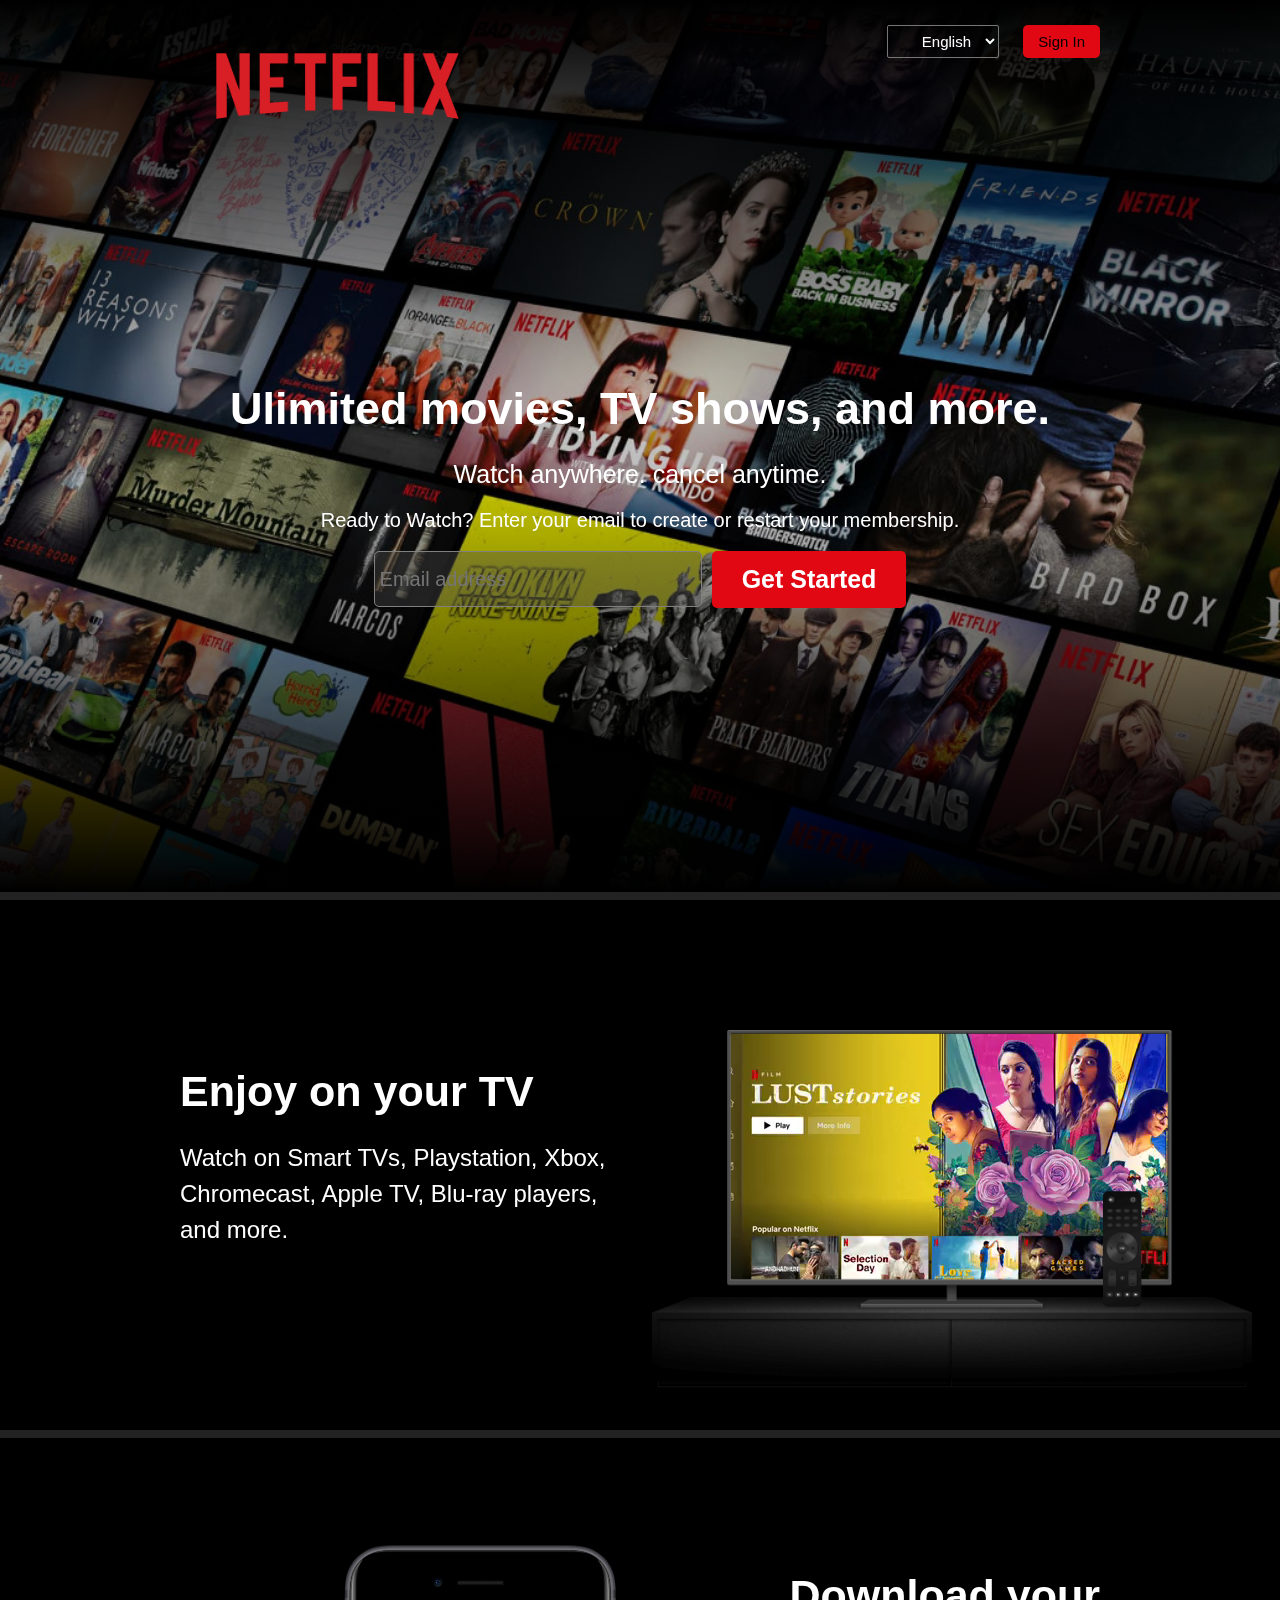
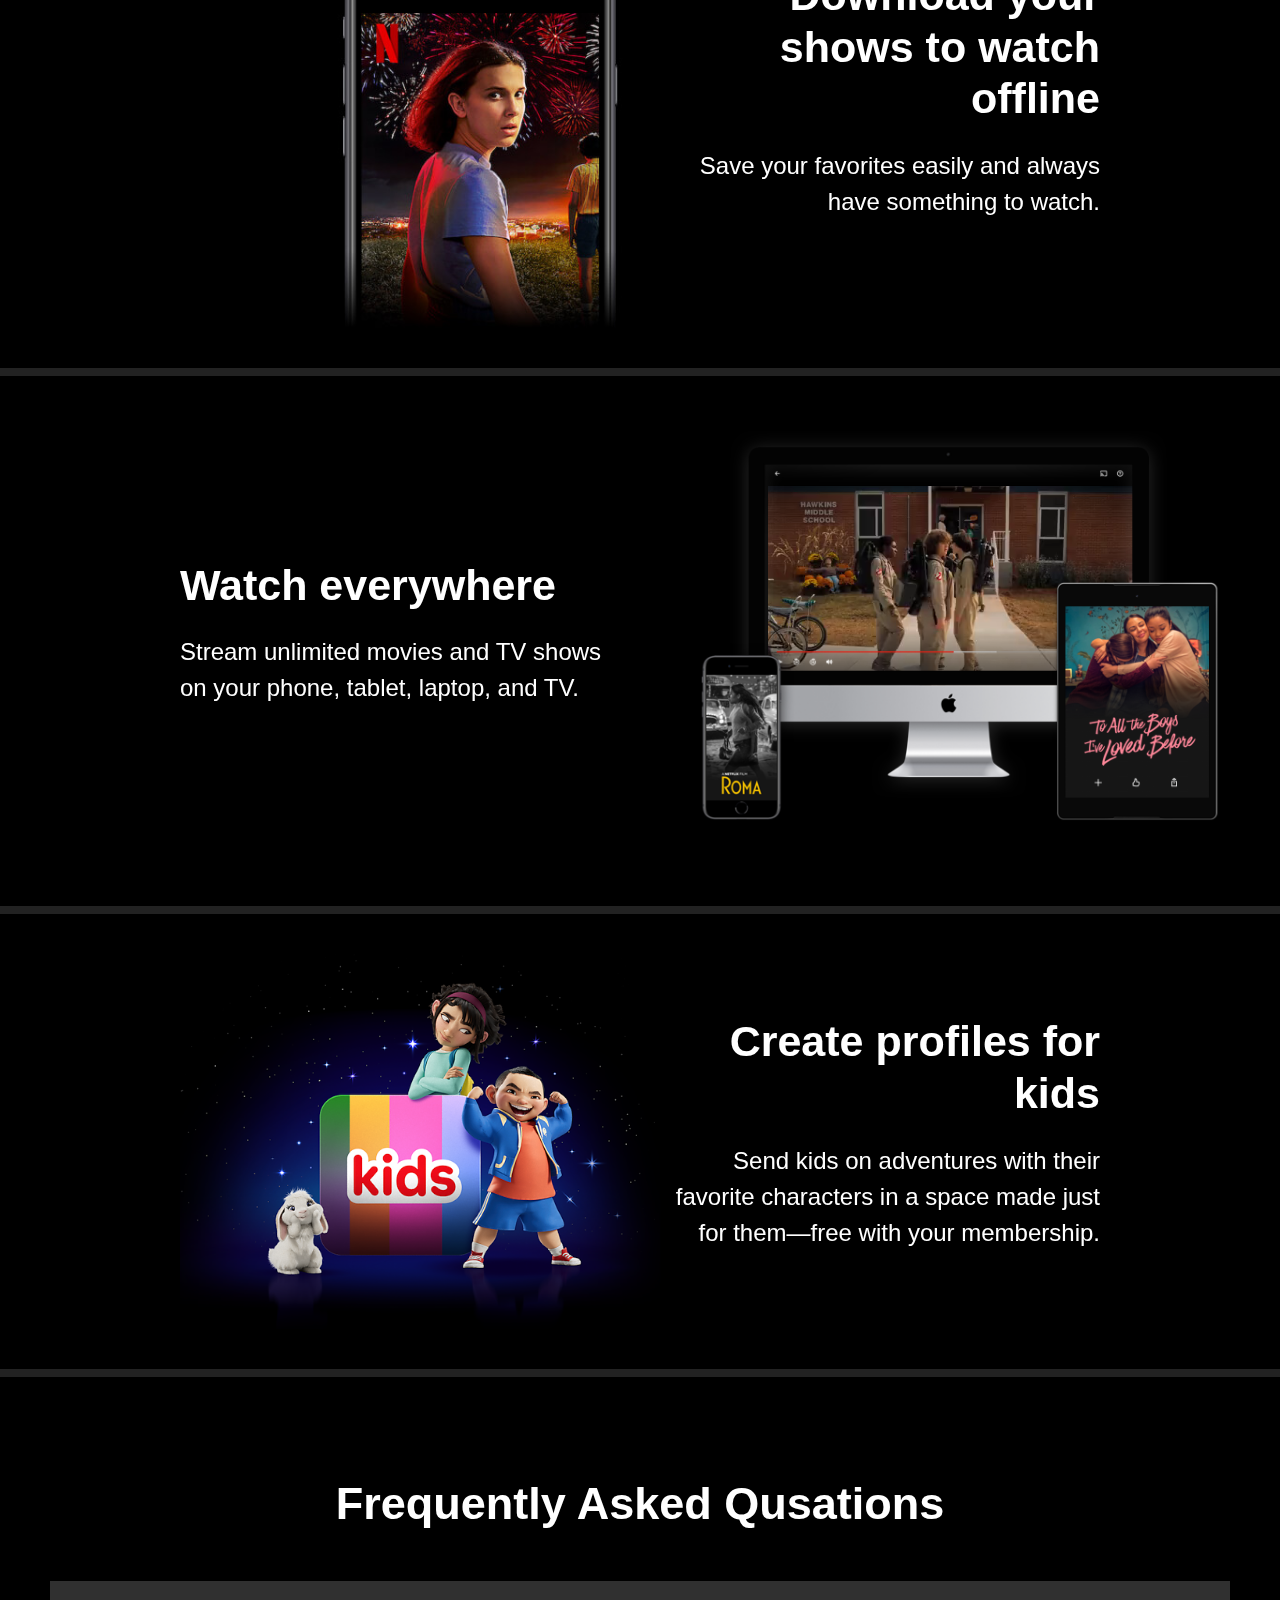
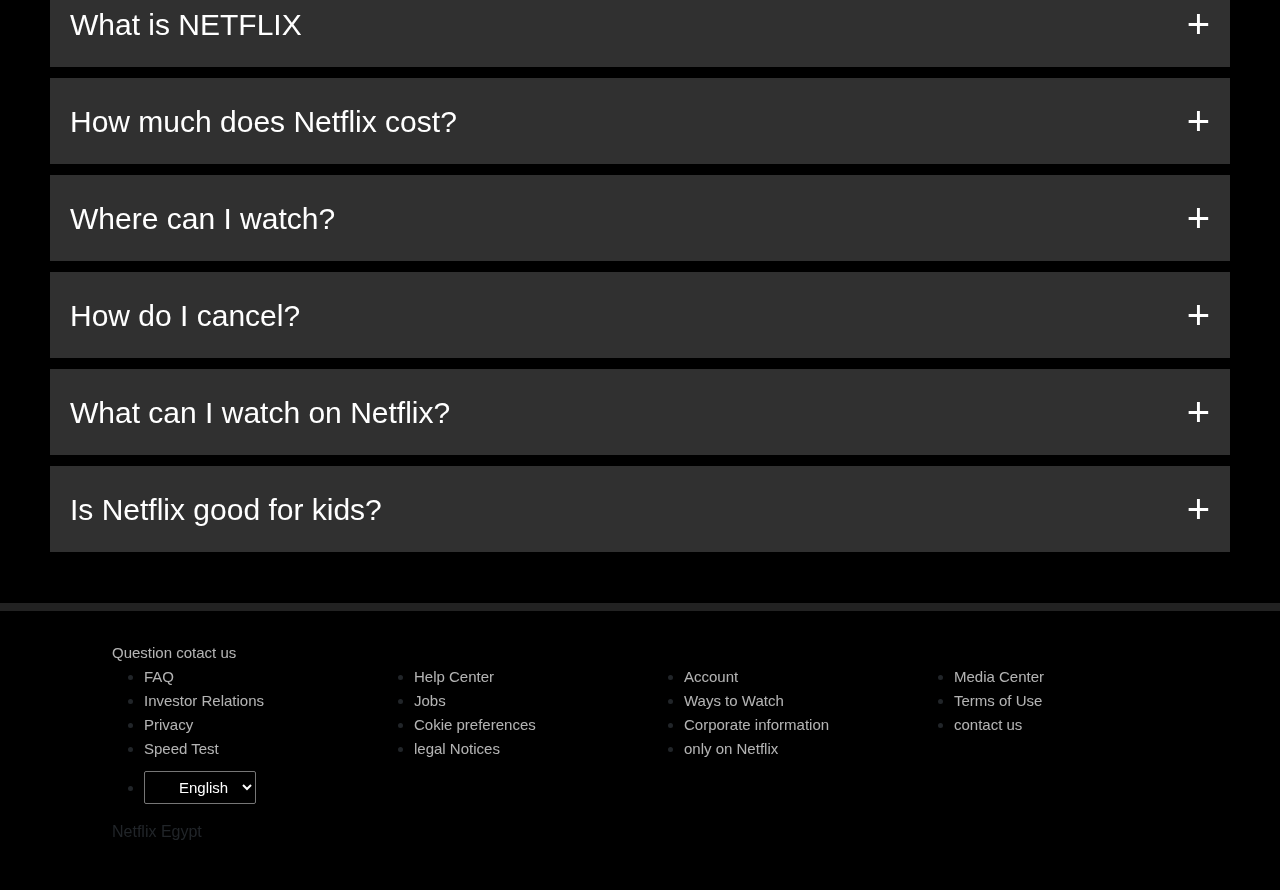
<file: index.html>
<!DOCTYPE html>
<html lang="en">

<head>
    <meta charset="UTF-8">
    <meta name="viewport" content="width=device-width, initial-scale=1.0">
    <title>NETFLIX</title>
    <link rel="stylesheet" href="css/style.css">
    <link rel="stylesheet" href="css/bootstrap.min.css">
    <link rel="stylesheet" href="https://cdnjs.cloudflare.com/ajax/libs/font-awesome/6.4.2/css/all.min.css"
        integrity="sha512-z3gLpd7yknf1YoNbCzqRKc4qyor8gaKU1qmn+CShxbuBusANI9QpRohGBreCFkKxLhei6S9CQXFEbbKuqLg0DA=="
        crossorigin="anonymous" referrerpolicy="no-referrer" />
    <link rel="shortcut icon" href="img\4375011_logo_netflix_icon.png" type="image/x-icon">
</head>

<body class="ooo">

    <nav>
        <div>
            <img src="img\Netflix-Logo.wine.png" alt="">
        </div>

        <div class="select">
            <i class="fa-solid fa-globe"></i>
            <select name="en">
                <option value="en">English</option>
                <option value="ar"> Arabic</option>
            </select>

            <a href="signin.html"> Sign In</a>
        </div>

    </nav>

    <section class="sec1">
        <div>
            <h2>
                Ulimited movies, TV shows, and more.
            </h2>
            <h3>
                Watch anywhere. cancel anytime.
            </h3>
            <p>
                Ready to Watch? Enter your email to create or restart your membership.
            </p>
            <form action="">
                <input type="email" name="email" placeholder="Email address">
                <button type="submit"> Get Started <i class="fa-solid fa-angle-right"></i></button>
            </form>
        </div>
    </section>

    <section class="container1">

        <div class="row align-items-center">

            <div class="col-lg-6 col-md-12 col-sm-12 ">
                <h3>
                    Enjoy on your TV
                </h3>
                <p>
                    Watch on Smart TVs, Playstation, Xbox, Chromecast, Apple TV, Blu-ray players, and more.
                </p>
            </div>

            <div class="col-lg-6 col-md-12 col-sm-12">
                <div class="vidsec">
                    <img src="img\tv.png" alt="">
                    <video autoplay muted loop>
                        <source src="img\video-tv-in-0819.m4v">
                    </video>
                </div>

            </div>


        </div>


    </section>

    <section class="container2">
        <div class="row align-items-center">

            <div class="col-lg-6 col-md-12 col-sm-12 ">
                <img src="img\mobile-0819.jpg" alt="">
            </div>

            <div class="col-lg-6 col-md-12 col-sm-12">
                <h3>Download your shows to watch offline</h3>
                <p>Save your favorites easily and always have something to watch.</p>
            </div>


        </div>
    </section>

    <section class="container3">

        <div class="row align-items-center">

            <div class="col-lg-6 col-md-12 col-sm-12 ">
                <h3>
                    Watch everywhere </h3>
                <p>
                    Stream unlimited movies and TV shows on your phone, tablet, laptop, and TV.
                </p>
            </div>

            <div class="col-lg-6 col-md-12 col-sm-12">
                <div class="vidsec2">
                    <img src="img\device-pile.png" alt="">
                    <video autoplay muted loop>
                        <source src="img\video-devices.m4v">
                    </video>
                </div>

            </div>


        </div>


    </section>

    <section class="container4">
        <div class="row align-items-center">

            <div class="col-lg-6 col-md-12 col-sm-12 ">
                <img src="img\AAAABejKYujIIDQciqmGJJ8BtXkYKKTi5jiqexltvN1YmvXYIfX8B9CYwooUSIzOKneblRFthZAFsYLMgKMyNfeHwk16DmEkpIIcb6A3.png"
                    alt="">
            </div>

            <div class="col-lg-6 col-md-12 col-sm-12">
                <h3>Create profiles for kids</h3>
                <p>Send kids on adventures with their favorite characters in a space made just for them—free with your
                    membership.</p>
            </div>


        </div>
    </section>

    <section class="last">
        <h3>Frequently Asked Qusations </h3>
        <div class="ist">
            <button class="accordion"> What is NETFLIX </button>
            <div class="panel">
                Netflix is a streaming service that offers a wide variety of award-winning TV shows, movies, anime,
                documentaries, and more on thousands of internet-connected devices.

                You can watch as much as you want, whenever you want without a single commercial – all for one low
                monthly price. There's always something new to discover and new TV shows and movies are added every
                week!
            </div>

            <button class="accordion"> How much does Netflix cost? </button>
            <div class="panel">
                Watch Netflix on your smartphone, tablet, Smart TV, laptop, or streaming device, all for one fixed
                monthly fee. Plans range from EGP70 to EGP165 a month. No extra costs, no contracts.
            </div>

            <button class="accordion">Where can I watch? </button>
            <div class="panel">
                Watch anywhere, anytime. Sign in with your Netflix account to watch instantly on the web at netflix.com
                from your personal computer or on any internet-connected device that offers the Netflix app, including
                smart TVs, smartphones, tablets, streaming media players and game consoles.

                You can also download your favorite shows with the iOS, Android, or Windows 10 app. Use downloads to
                watch while you're on the go and without an internet connection. Take Netflix with you anywhere.
            </div>

            <button class="accordion">How do I cancel? </button>
            <div class="panel">
                Netflix is flexible. There are no pesky contracts and no commitments. You can easily cancel your account
                online in two clicks. There are no cancellation fees – start or stop your account anytime.
            </div>

            <button class="accordion">What can I watch on Netflix? </button>
            <div class="panel">
                Netflix has an extensive library of feature films, documentaries, TV shows, anime, award-winning Netflix
                originals, and more. Watch as much as you want, anytime you want.
            </div>

            <button class="accordion">Is Netflix good for kids? </button>
            <div class="panel">
                The Netflix Kids experience is included in your membership to give parents control while kids enjoy
                family-friendly TV shows and movies in their own space.

                Kids profiles come with PIN-protected parental controls that let you restrict the maturity rating of
                content kids can watch and block specific titles you don’t want kids to see.
            </div>












        </div>

    </section>



    <footer>
        <div class="container">
            <a href="#"> Question cotact us </a>
                    <div class="row">
                        <div class="col-md-3 col-sm-12">
                                <ul>
                                    <li><a href="#">FAQ</a></li>
                                    <li><a href="#">Investor Relations </a></li>
                                    <li> <a href="#">Privacy</a></li>
                                    <li> <a href="#"> Speed Test</a></li>
                                    <li>
                                        <select name="" >
                                            <option value="en">English</option>
                                            <option value="ar">Arabic</option>
                                        </select>
                                    </li>

                                </ul>
                                    <p> Netflix Egypt</p>
                        </div>

                        <div class="col-md-3 col-sm-12">
                            <ul>
                                <li><a href="#">Help Center</a></li>
                                <li><a href="#"> Jobs </a></li>
                                <li> <a href="#">Cokie preferences</a></li>
                                <li> <a href="#">legal Notices</a></li>                             
                          </ul>

                        </div>

                        <div class="col-md-3 col-sm-12">
                            <ul>
                                <li><a href="#">Account</a></li>
                                <li><a href="#"> Ways to Watch </a></li>
                                <li> <a href="#">Corporate information</a></li>
                                <li> <a href="#"> only on Netflix</a></li>
                               </ul>

                         </div>


                        <div class="col-md-3 col-sm-12">
                                <ul>
                                    <li><a href="#">Media Center</a></li>
                                    <li><a href="#">Terms of Use </a></li>
                                    <li> <a href="#"> contact us</a></li> 
                                </ul>

                        </div>

                    </div>
        </div>
    </footer>
    <script src="js/main.js"></script>
    <script src="js/bootstrap.min.js"></script>
</body>

</html>
</file>
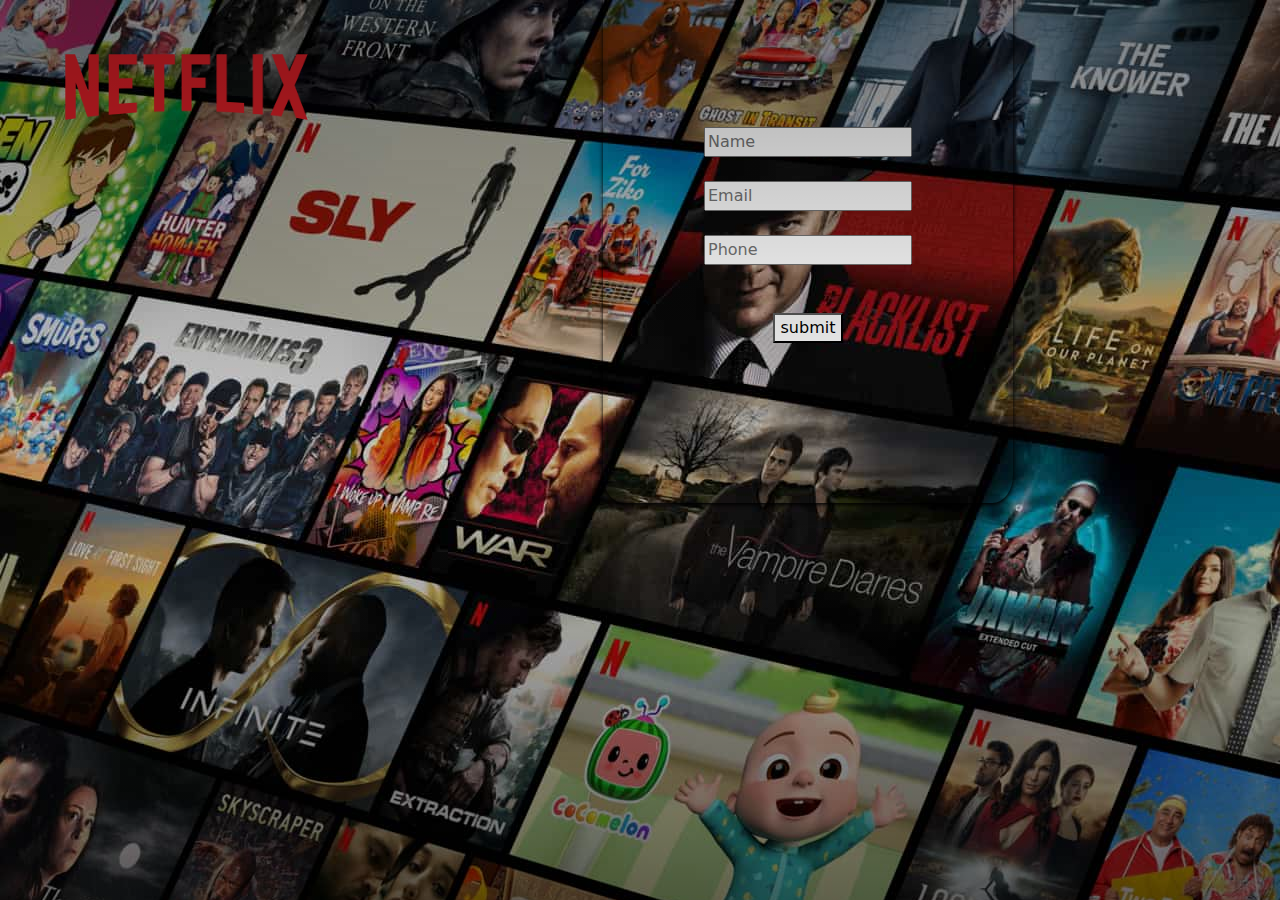
<file: signin.html>
<!DOCTYPE html>
 <html lang="en"> 
    <head> <meta charset="UTF-8">
         <meta http-equiv="X-UA-Compatible" content="IE=edge">
          <meta name="viewport" content="width=device-width, initial-scale=1.0"> 
          <title>NetFlix</title>
          <link rel="stylesheet" href="css/sign.css">
          <link rel="stylesheet" href="css/bootstrap.min.css">
          <link rel="shortcut icon" href="img\4375011_logo_netflix_icon.png" type="image/x-icon">
         </head>
          <body class="ooo"> 

            <header>
                <img src="img\Netflix-Logo.wine.png" alt="">
            </header>


               <section >
                     
                    <form onsubmit="return formValidate()" method="post" novalidate class="form">
                         <p id="error"></p>
        
                    
                    <input type="text" name="username" id="username" placeholder="Name"> <br><br>
        
                   
                    <input type="email" name="email" id="email" placeholder="Email"><br><br>
                    
                     <input type="number" name="phone" id="phone" placeholder="Phone"> <br><br><br>
                    
                  <button type="submit"> submit </button>
                    
                    </form> 

               </section>
           
            
            
            
            <script src="js/sign.js"></script>




             </body>
              </html>
</file>
<file: css/style.css>
*{
    padding: 0;
    margin: 0;
    box-sizing: border-box;
}
.ooo{
    background-color: black;
    font-family: Arial, Helvetica, sans-serif;
   }
nav{
    display: flex;
    justify-content: space-between;
    padding: 25px 180px 0px;
    position: absolute;
    top: 0;
    left: 0;
    width: 100%;
    z-index: 3;

}
nav img{
    width: 35vh;
    margin-top: -44px;
}
nav select{
    outline: none;
    background-color: transparent;
    color: white;
    padding: 6px 10px 6px 30px ;
    font-size: 15px;
    margin-right: 20px;
    border-radius: 2px;
}
nav select:focus{
    outline: 1px solid white;
    background-color: #0c0b0b;
}
nav .select{
    position: relative;
}
nav .select i{
    position: absolute;
    color: white;
    top: 10px;
    left: 10px;
}
nav a{
    padding: 8px 15px;
    font-weight: 500;
    font-size: 15px;
    text-decoration: none;
    color: rgb(0, 0, 0);
    border-radius: 5px;
    background: linear-gradient(to top, #2b2a2a , #4e4e4e) no-repeat;
    background-color: #e20813;
    background-size: 0%;
    border: none;
    transition: all 0.5s ease;
}
nav a:hover{
    background-size: 100%;
    color:rgb(255, 255, 255);
    
}
.sec1{
    min-height: 100vh;
    background-image: url(../img/wallpaperflare.com_wallpaper.jpg);
    background-size: cover;
    display: flex;
    justify-content: center;
    align-items: center;
    position: relative;
    border-bottom: 8px solid #222;
}
.sec1::before{
    content: '';
    position: absolute;
    top: 0;
    left: 0;
    width: 100%;
    height: 400px;
    z-index: 1;
    background: linear-gradient(to bottom, #000, transparent);
}
.sec1::after{
    content: '';
    position: absolute;
    bottom: 0;
    left: 0;
    width: 100%;
    height: 400px;
    z-index: 1;
    background: linear-gradient(to top, #000, transparent);
}
.sec1 div{
    text-align: center;
    z-index: 2;
}
.sec1 h2{
    font-size: 45px;
    margin-top: 88px;
    color: white;
    line-height: 74.5px;
    font-weight: 900;
    letter-spacing: 0;

}

.sec1 h3{
    font-size: 25px;
    color: white;
    margin: 12px 0px 16px;
}
.sec1 p {
    font-size: 20px;
    color: white;
    margin: 16px 0px;
    font-weight: 500;
}
.sec1 form{
    display: flex;
    justify-content: center;
    align-items: center;
    margin-top: 10px;
}
.sec1 form input{
    padding: 12px 50px 12px 5px;
    width: 40%;
    outline: none;
    border: 1px solid gray;
    font-size: 20px; 
    margin-right: 10px;
    border-radius: 5px;
    background-color: #4e4e4e62;
}
.sec1 form button{
    padding: 10px 30px;
    font-weight: 600;
    border: none;
    background-color: #e20813;
    color: white;
    border-radius: 5px;
    font-size: 25px;
    background: linear-gradient(to right , #2b2a2a , #4e4e4e) no-repeat;
    background-color: #e20813;
    background-size: 0%;
    border: none;
    transition: all 0.5s ease;
}
.sec1 form button:hover{
    background-size: 100%;
    color:rgb(255, 255, 255);
    

}
.container1{
    color: white;
    border-bottom: 8px solid #222;
    padding: 40px 180px;
    text-align: left;

}
.container1 h3{
    font-size: 43px;
    font-weight: 600;

}
.container1 p {
    font-size: 24px;
    font-weight: 400;
    margin-top: 23px;
}
.container1 .vidsec{
    position: relative;

}
.vidsec img{
    width: 600px;
}
.vidsec video{
    position: absolute;
    width: 480px;
    top: 70px;
    left: 64px;
    z-index: -1;
}
.container2{
    color: white;
    border-bottom: 8px solid #222;
    padding: 40px 180px;
    text-align: right;
}
.container2 h3{
    font-size: 43px;
    font-weight: 600;

}
.container2 p{
    font-size: 24px;
    font-weight: 400;
    margin-top: 23px;
}
.container2 img{
    width: 600px;
}
.container3{
    color: white;
    border-bottom: 8px solid #222;
    padding: 40px 180px;
    text-align: left;

}
.container3 h3{
    font-size: 43px;
    font-weight: 600;

}
.container3 p {
    font-size: 24px;
    font-weight: 400;
    margin-top: 23px;
}
.container3 .vidsec2{
    position: relative;

}
.vidsec2 img{
    width: 600px;
}
.vidsec2 video{
    position: absolute;
    width: 370px;
    top: 70px;
    left: 116px;
    z-index: -1;
}
.container4{
    color: white;
    border-bottom: 8px solid #222;
    padding: 40px 180px;
    text-align: right;
}
.container4 h3{
    font-size: 43px;
    font-weight: 600;

}
.container4 p{
    font-size: 24px;
    font-weight: 400;
    margin-top: 23px;
}
.container4 img{
    width: 500px;
}
.last{
    padding: 50px;
    border-bottom: 8px solid #222;

}
.last h3{
    text-align: center;
    color: white;
    font-size: 45px;
    margin: 50px 0;
    font-weight: 900;
}
.list{
    width: 95%;
    margin: auto;
}
.accordion{
    background-color: #303030;
    color: white;
    cursor: pointer;
    padding: 13px 20px;
    width: 100%;
    border: none;
    text-align: left;
    outline: none;
    font-size: 30px;
    transition: 0.4s;
    border-bottom: 1px solid black;
    margin-top: 10px;
    display: flex;
    align-items: center;
    justify-content: space-between;
}
.accordion::after{
    content: '\002B';
    float: right;
    font-size: 40px;
    margin-left: 5px;
}
.active::after{
    content: '\2212';
    color: #e20813;
}
.panel{
    padding: 0 20px;
    font-size: 20px;
    background-color:  #303030;
    color: white;
    max-height: 0;
    overflow: hidden;
    transition: max-height 0.2s ease-out;
  }
  /* start footer */
footer {
    padding: 30px 100px;
}
footer a{
    color: rgba(255, 255, 255, 0.7);
    text-decoration: none;
    font-size: 15px;

}
footer a:hover{
    color:rgba(255, 255, 255, 0.7) ;

}
footer ul il {
    margin-top: 10px;
    list-style: none;

}
footer select{
    outline: none;
    background-color: transparent;
    color: white;
    padding: 6px 10px 6px 30px ;
    font-size: 15px;
    margin-right: 20px;
    border-radius: 2px;
    margin-top: 10px;
}
footer select:focus{
    outline: 1px solid white;
}
</file>
<file: css/sign.css>
body{
    background-color: black;
    font-family: Arial, Helvetica, sans-serif;
    background-image: url(../img/EG-en-20231106-popsignuptwoweeks-perspective_alpha_website_medium.jpg);
}
header img{
    width: 35vh;
    margin: 29px;
    margin-top: -18px;
    z-index: 3;

}
body::before{
    content: '';
    position: absolute;
    top: 0;
    left: 0;
    width: 100%;
    height: 400px;
    z-index: 1;
    background: linear-gradient(to bottom, #0000005b, transparent);
}
body::after{
    content: '';
    position: absolute;
    bottom: 0;
    left: 0;
    width: 100%;
    height: 400px;
    z-index: 1;
    background: linear-gradient(to top, #0000007c, transparent);
}
form{
    text-align: center;
    position: absolute;
    padding: 160px 101px;
    box-shadow: 0 2px 4px rgb(0, 0, 0), 0 8px 16px rgba(0, 0, 0, .1);
    border-radius: 5%;
    top: -49px;
    left: 67vh;

}
</file>
